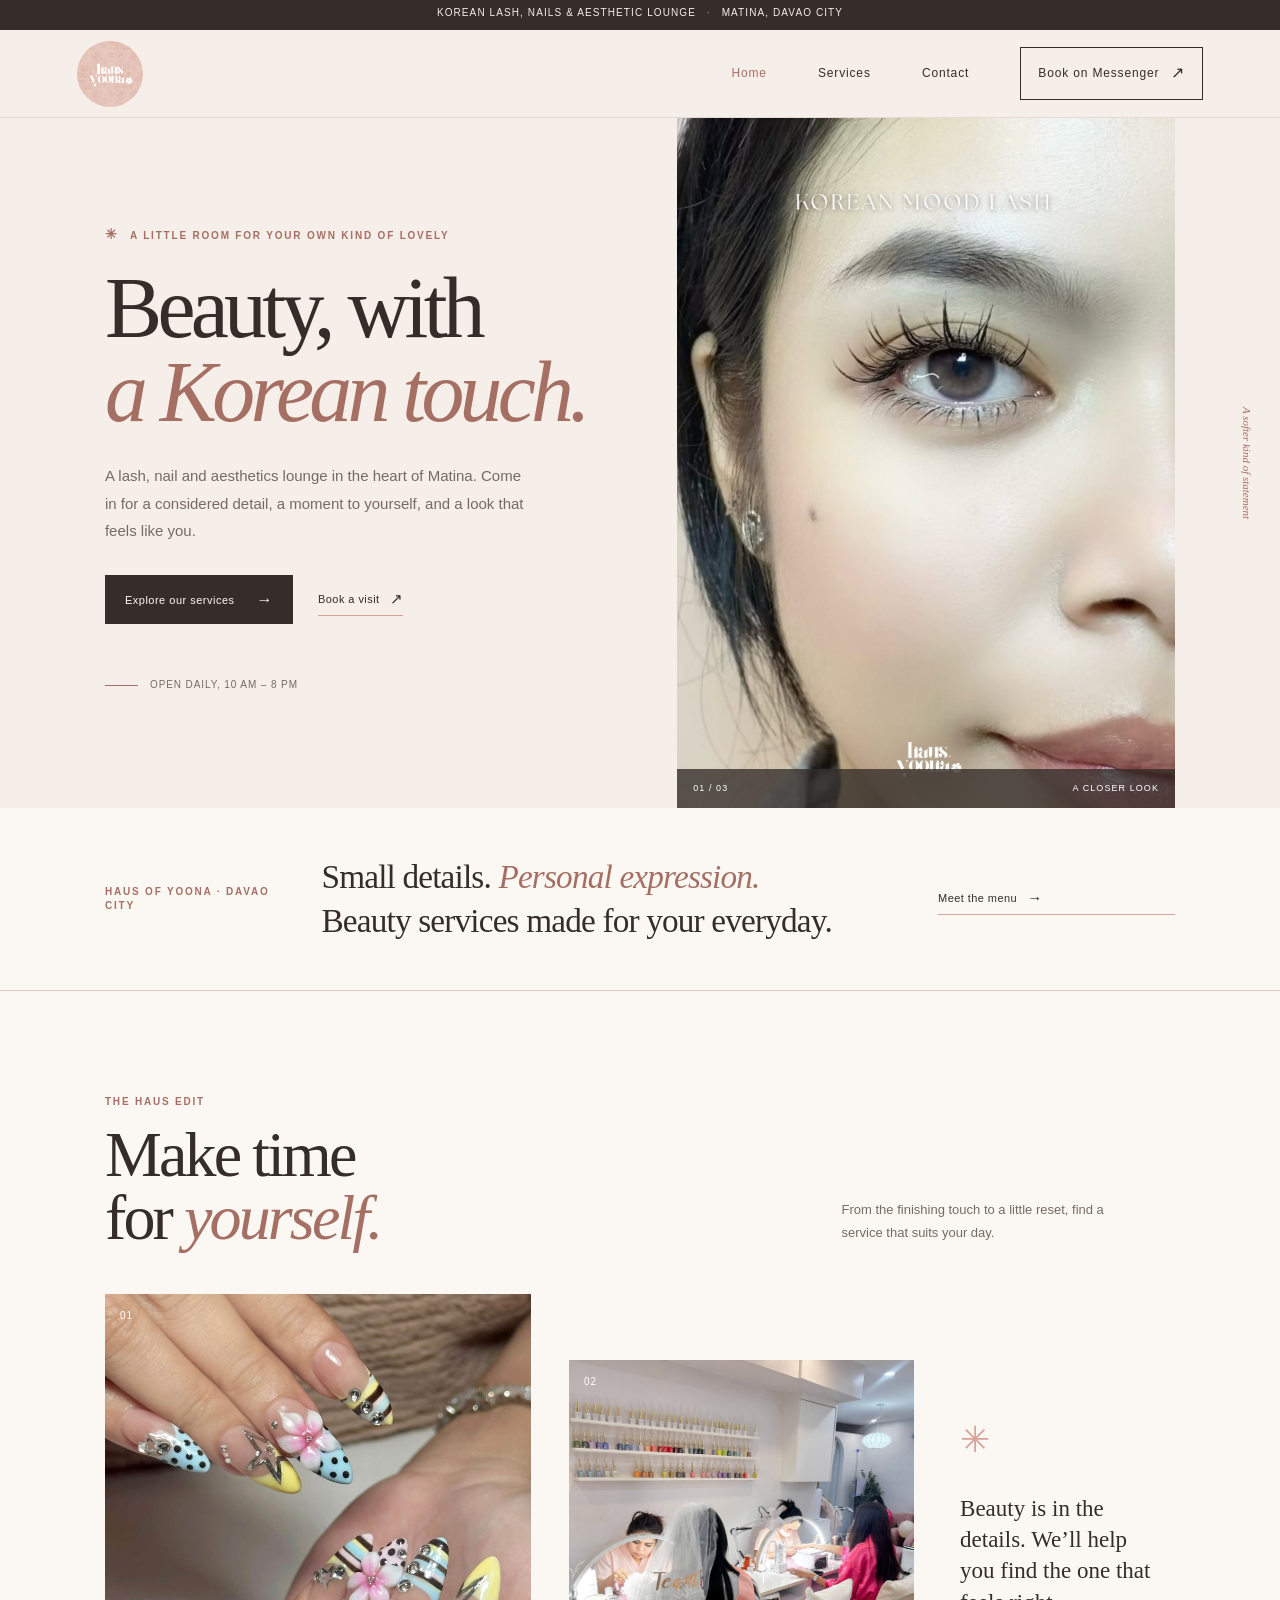
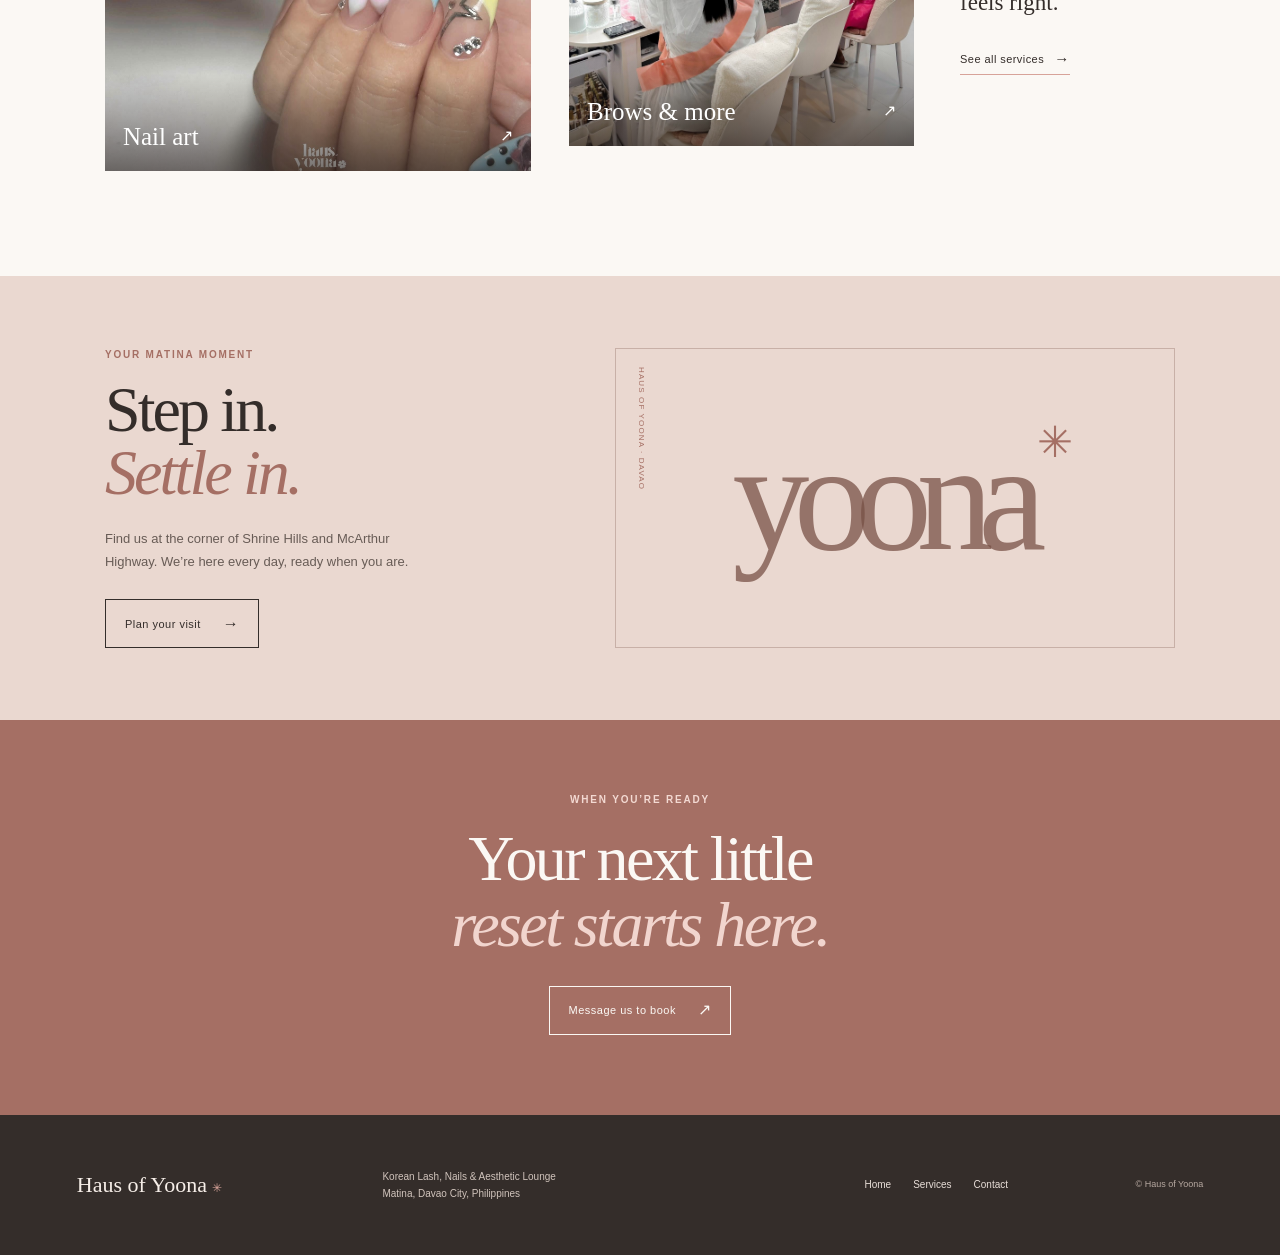
<file: index.html>
<!doctype html>
<html lang="en">
<head>
  <meta charset="utf-8">
  <meta name="viewport" content="width=device-width, initial-scale=1">
  <meta name="theme-color" content="#f6eee8">
  <meta name="description" content="Discover Haus of Yoona, a Korean lash, nails and aesthetic lounge in Matina, Davao City.">
  <title>Haus of Yoona — Korean Lash, Nails &amp; Aesthetic Lounge</title>
  <link rel="stylesheet" href="style.css">
  <script src="script.js" defer></script>
</head>
<body>
  <a class="skip-link" href="#main">Skip to content</a>
  <div class="topline">Korean Lash, Nails &amp; Aesthetic Lounge <span>·</span> Matina, Davao City</div>
  <header class="site-header">
    <a class="brand" href="index.html" aria-label="Haus of Yoona home">
      <img src="imgs/logo.jpg" alt="Haus of Yoona">
    </a>
    <button class="menu-toggle" type="button" aria-expanded="false" aria-controls="primary-navigation">
      <span class="menu-label">Menu</span><span class="menu-icon" aria-hidden="true"><i></i><i></i></span>
    </button>
    <nav class="primary-nav" id="primary-navigation" aria-label="Main navigation">
      <a href="index.html" aria-current="page">Home</a>
      <a href="services.html">Services</a>
      <a href="contact.html">Contact</a>
      <a class="nav-book" href="https://m.me/61573022639372" target="_blank" rel="noopener noreferrer">Book on Messenger <span aria-hidden="true">↗</span></a>
    </nav>
  </header>

  <main id="main">
    <section class="home-hero">
      <div class="hero-copy">
        <p class="eyebrow"><span class="eyebrow-mark">✳</span> A little room for your own kind of lovely</p>
        <h1>Beauty, with<br><em>a Korean touch.</em></h1>
        <p class="hero-intro">A lash, nail and aesthetics lounge in the heart of Matina. Come in for a considered detail, a moment to yourself, and a look that feels like you.</p>
        <div class="hero-actions">
          <a class="button button-dark" href="services.html">Explore our services <span aria-hidden="true">→</span></a>
          <a class="text-link" href="https://m.me/61573022639372" target="_blank" rel="noopener noreferrer">Book a visit <span aria-hidden="true">↗</span></a>
        </div>
        <div class="hero-footnote"><span class="rule"></span><span>Open daily, 10 am – 8 pm</span></div>
      </div>
      <figure class="hero-image">
        <img src="imgs/lashes-2.jpg" alt="A close-up look at Korean-inspired lashes">
        <figcaption><span>01 / 03</span><span>A closer look</span></figcaption>
      </figure>
      <span class="hero-side-note" aria-hidden="true">A softer kind of statement</span>
    </section>

    <section class="intro-band">
      <p class="eyebrow">HAUS OF YOONA · DAVAO CITY</p>
      <p class="intro-statement">Small details. <em>Personal expression.</em><br>Beauty services made for your everyday.</p>
      <a class="text-link" href="services.html">Meet the menu <span aria-hidden="true">→</span></a>
    </section>

    <section class="home-services section-wrap">
      <div class="section-heading">
        <div>
          <p class="eyebrow">THE HAUS EDIT</p>
          <h2>Make time<br>for <em>yourself.</em></h2>
        </div>
        <p class="section-note">From the finishing touch to a little reset, find a service that suits your day.</p>
      </div>
      <div class="service-highlights">
        <a class="highlight-card highlight-nails" href="services.html#nail-art">
          <img src="imgs/nails-1.jpg" alt="Playful nail art with colorful details" loading="lazy">
          <span class="highlight-number">01</span>
          <span class="highlight-title">Nail art <span aria-hidden="true">↗</span></span>
        </a>
        <a class="highlight-card highlight-brows" href="services.html#brows">
          <img src="imgs/studio-working.jpg" alt="A beauty professional at work in the lounge" loading="lazy">
          <span class="highlight-number">02</span>
          <span class="highlight-title">Brows &amp; more <span aria-hidden="true">↗</span></span>
        </a>
        <div class="highlight-aside">
          <span class="aside-flower" aria-hidden="true">✳</span>
          <p>Beauty is in the details. We’ll help you find the one that feels right.</p>
          <a class="text-link" href="services.html">See all services <span aria-hidden="true">→</span></a>
        </div>
      </div>
    </section>

    <section class="studio-note">
      <div class="studio-note-copy">
        <p class="eyebrow">YOUR MATINA MOMENT</p>
        <h2>Step in.<br><em>Settle in.</em></h2>
        <p>Find us at the corner of Shrine Hills and McArthur Highway. We’re here every day, ready when you are.</p>
        <a class="button button-outline" href="contact.html">Plan your visit <span aria-hidden="true">→</span></a>
      </div>
      <div class="studio-note-art" aria-hidden="true">
        <span class="studio-vertical">HAUS OF YOONA · DAVAO</span>
        <span class="studio-big-mark">yoona<span>✳</span></span>
      </div>
    </section>

    <section class="booking-strip">
      <p class="eyebrow">WHEN YOU’RE READY</p>
      <h2>Your next little<br><em>reset starts here.</em></h2>
      <a class="button button-light" href="https://m.me/61573022639372" target="_blank" rel="noopener noreferrer">Message us to book <span aria-hidden="true">↗</span></a>
    </section>
  </main>

  <footer class="site-footer">
    <a class="footer-brand" href="index.html">Haus of Yoona<span>✳</span></a>
    <p>Korean Lash, Nails &amp; Aesthetic Lounge<br>Matina, Davao City, Philippines</p>
    <nav class="footer-nav" aria-label="Footer navigation">
      <a href="index.html">Home</a><a href="services.html">Services</a><a href="contact.html">Contact</a>
    </nav>
    <span class="copyright">© Haus of Yoona</span>
  </footer>
</body>
</html>
</file>
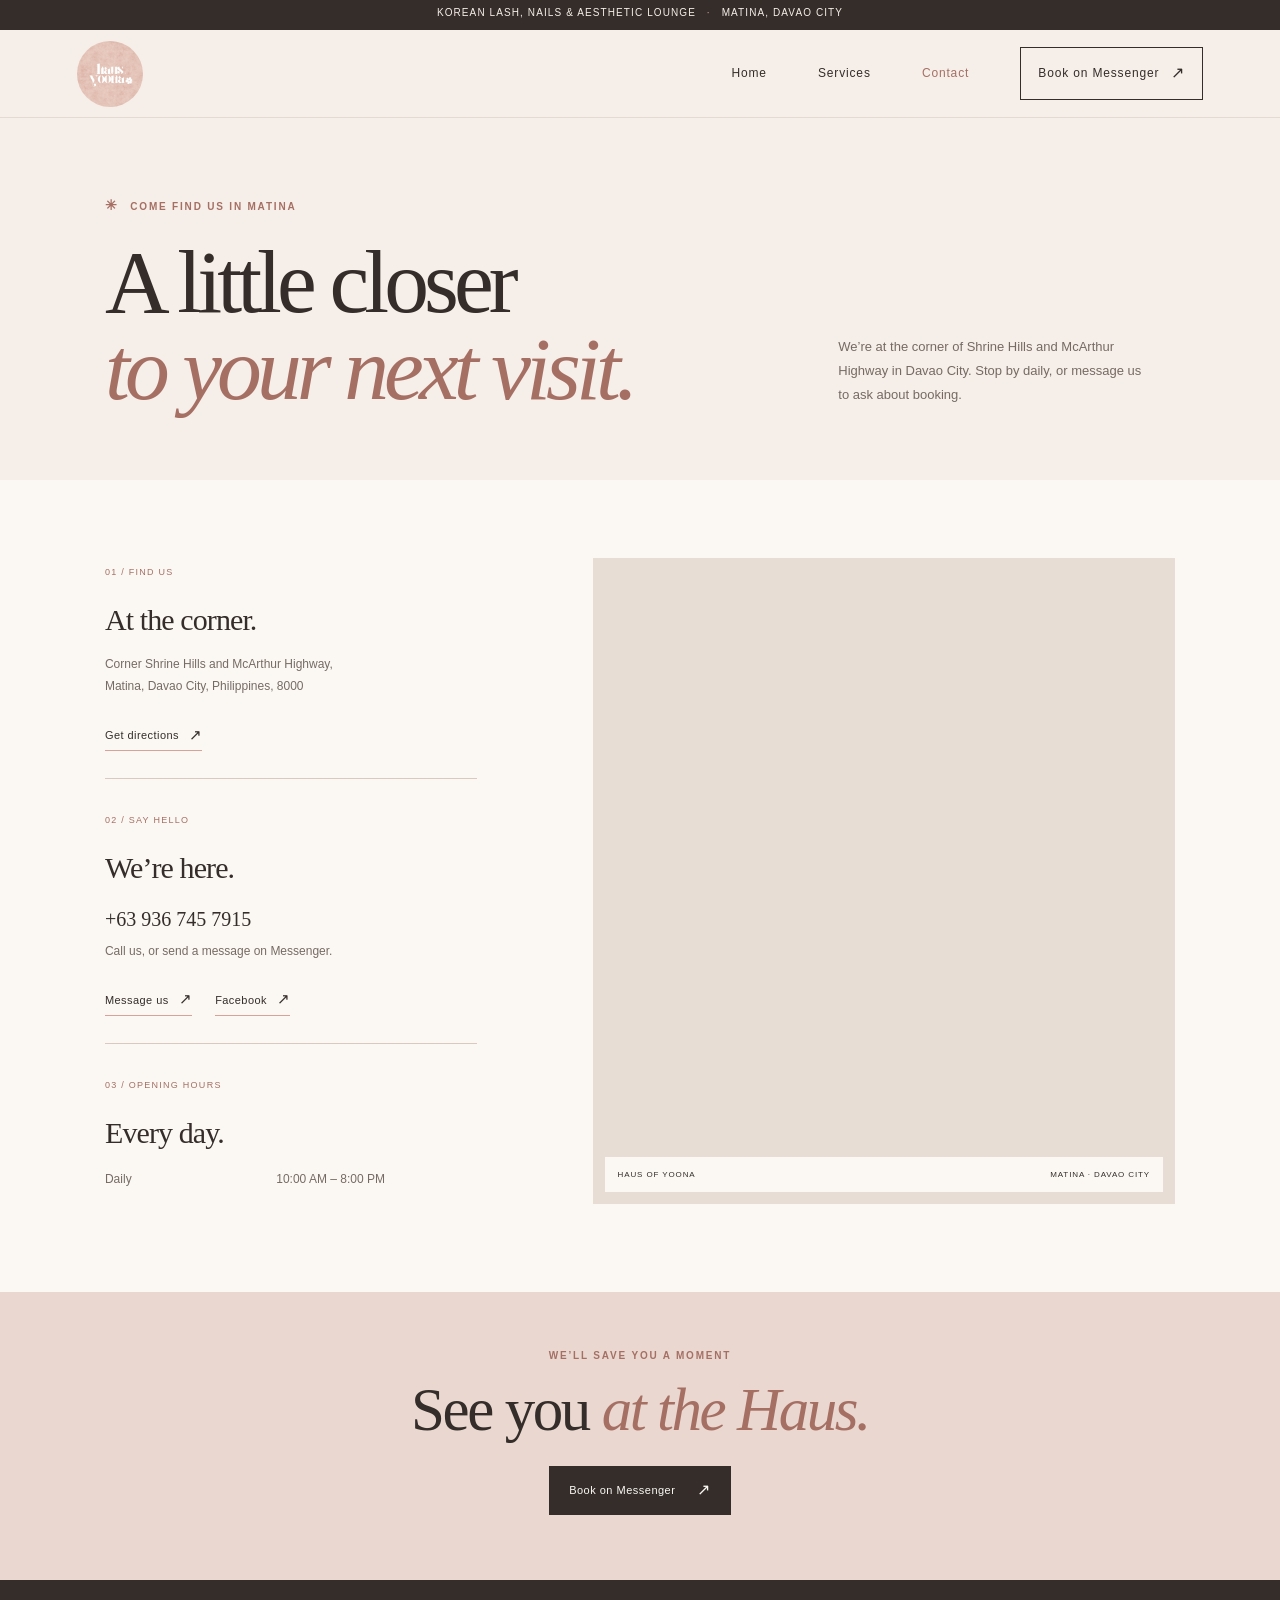
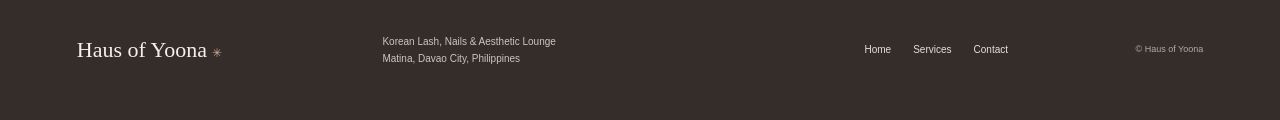
<file: contact.html>
<!doctype html>
<html lang="en">
<head>
  <meta charset="utf-8">
  <meta name="viewport" content="width=device-width, initial-scale=1">
  <meta name="theme-color" content="#f6eee8">
  <meta name="description" content="Visit Haus of Yoona at Shrine Hills and McArthur Highway, Matina, Davao City. Open daily from 10 AM to 8 PM.">
  <title>Visit &amp; Contact — Haus of Yoona</title>
  <link rel="stylesheet" href="style.css">
  <script src="script.js" defer></script>
</head>
<body>
  <a class="skip-link" href="#main">Skip to content</a>
  <div class="topline">Korean Lash, Nails &amp; Aesthetic Lounge <span>·</span> Matina, Davao City</div>
  <header class="site-header">
    <a class="brand" href="index.html" aria-label="Haus of Yoona home"><img src="imgs/logo.jpg" alt="Haus of Yoona"></a>
    <button class="menu-toggle" type="button" aria-expanded="false" aria-controls="primary-navigation">
      <span class="menu-label">Menu</span><span class="menu-icon" aria-hidden="true"><i></i><i></i></span>
    </button>
    <nav class="primary-nav" id="primary-navigation" aria-label="Main navigation">
      <a href="index.html">Home</a>
      <a href="services.html">Services</a>
      <a href="contact.html" aria-current="page">Contact</a>
      <a class="nav-book" href="https://m.me/61573022639372" target="_blank" rel="noopener noreferrer">Book on Messenger <span aria-hidden="true">↗</span></a>
    </nav>
  </header>

  <main id="main">
    <section class="contact-intro">
      <div>
        <p class="eyebrow"><span class="eyebrow-mark">✳</span> Come find us in Matina</p>
        <h1>A little closer<br><em>to your next visit.</em></h1>
      </div>
      <p>We’re at the corner of Shrine Hills and McArthur Highway in Davao City. Stop by daily, or message us to ask about booking.</p>
    </section>

    <section class="contact-layout section-wrap">
      <div class="contact-details">
        <article class="contact-block">
          <span class="contact-index">01 / FIND US</span>
          <h2>At the corner.</h2>
          <address>Corner Shrine Hills and McArthur Highway,<br>Matina, Davao City, Philippines, 8000</address>
          <a class="text-link" href="https://www.google.com/maps/dir/?api=1&amp;destination=Corner+Shrine+Hills+and+McArthur+Highway%2C+Matina%2C+Davao+City%2C+Philippines+8000" target="_blank" rel="noopener noreferrer">Get directions <span aria-hidden="true">↗</span></a>
        </article>
        <article class="contact-block">
          <span class="contact-index">02 / SAY HELLO</span>
          <h2>We’re here.</h2>
          <a class="contact-phone" href="tel:+639367457915">+63 936 745 7915</a>
          <p>Call us, or send a message on Messenger.</p>
          <div class="contact-links">
            <a class="text-link" href="https://m.me/61573022639372" target="_blank" rel="noopener noreferrer">Message us <span aria-hidden="true">↗</span></a>
            <a class="text-link" href="https://www.facebook.com/profile.php?id=61573022639372" target="_blank" rel="noopener noreferrer">Facebook <span aria-hidden="true">↗</span></a>
          </div>
        </article>
        <article class="contact-block hours-block">
          <span class="contact-index">03 / OPENING HOURS</span>
          <h2>Every day.</h2>
          <p>Daily <span>10:00 AM – 8:00 PM</span></p>
        </article>
      </div>
      <div class="map-frame">
        <iframe title="Map showing Haus of Yoona near Shrine Hills and McArthur Highway in Matina, Davao City" src="https://www.google.com/maps?q=Corner%20Shrine%20Hills%20and%20McArthur%20Highway%2C%20Matina%2C%20Davao%20City%2C%20Philippines%208000&amp;output=embed" loading="lazy" referrerpolicy="no-referrer-when-downgrade" allowfullscreen></iframe>
        <div class="map-caption"><span>HAUS OF YOONA</span><span>MATINA · DAVAO CITY</span></div>
      </div>
    </section>

    <section class="contact-callout">
      <p class="eyebrow">WE’LL SAVE YOU A MOMENT</p>
      <h2>See you <em>at the Haus.</em></h2>
      <a class="button button-dark" href="https://m.me/61573022639372" target="_blank" rel="noopener noreferrer">Book on Messenger <span aria-hidden="true">↗</span></a>
    </section>
  </main>

  <footer class="site-footer">
    <a class="footer-brand" href="index.html">Haus of Yoona<span>✳</span></a>
    <p>Korean Lash, Nails &amp; Aesthetic Lounge<br>Matina, Davao City, Philippines</p>
    <nav class="footer-nav" aria-label="Footer navigation"><a href="index.html">Home</a><a href="services.html">Services</a><a href="contact.html">Contact</a></nav>
    <span class="copyright">© Haus of Yoona</span>
  </footer>
</body>
</html>
</file>
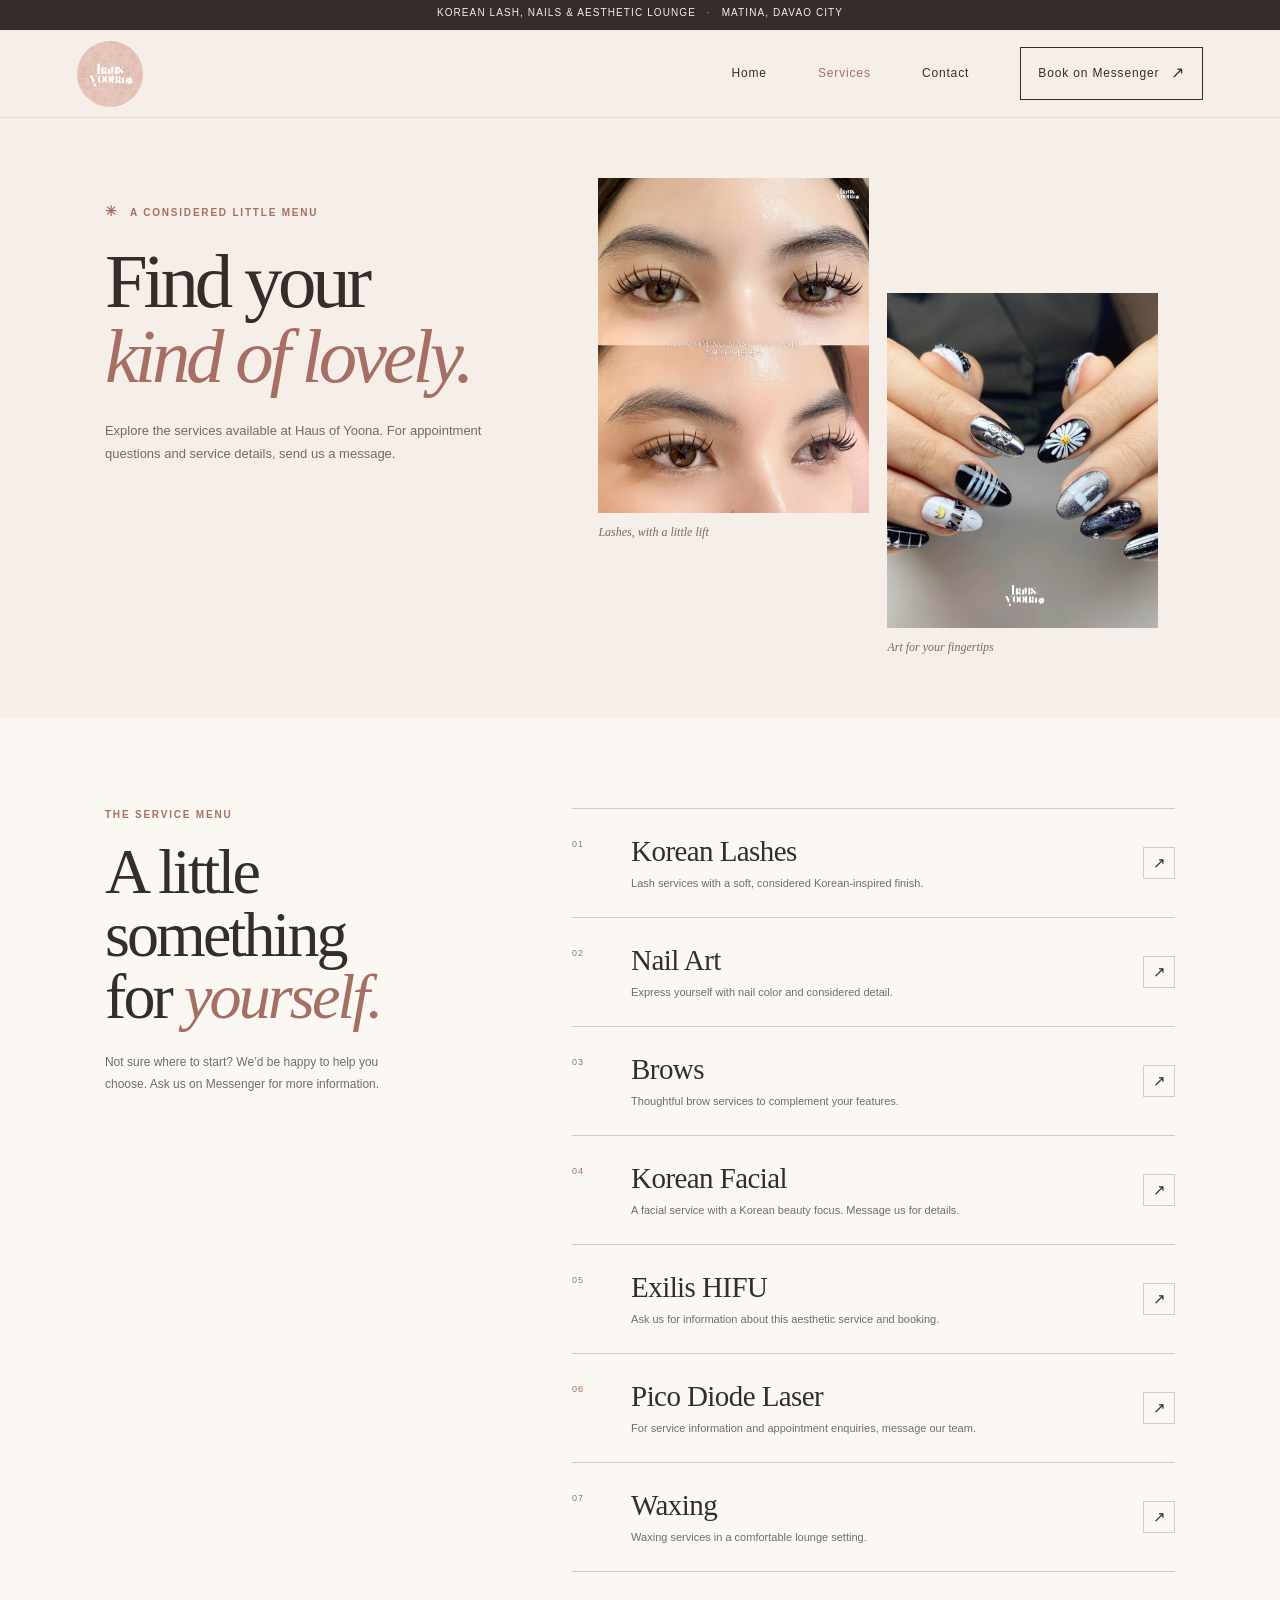
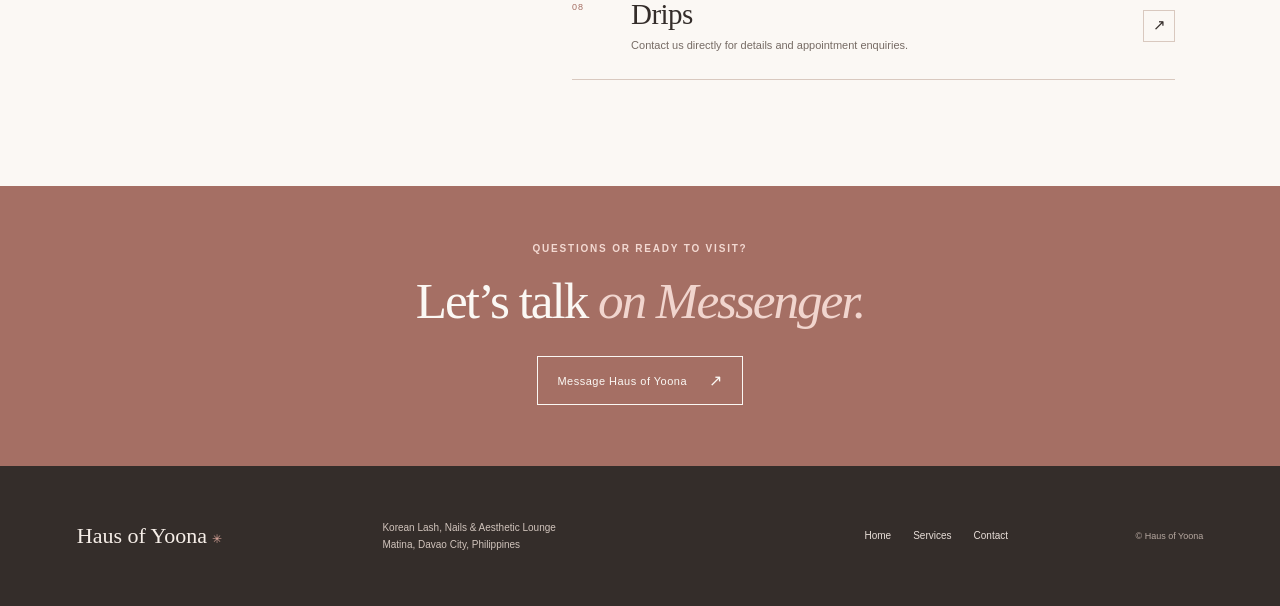
<file: services.html>
<!doctype html>
<html lang="en">
<head>
  <meta charset="utf-8">
  <meta name="viewport" content="width=device-width, initial-scale=1">
  <meta name="theme-color" content="#f6eee8">
  <meta name="description" content="Explore lash, nail, brow and aesthetic services at Haus of Yoona in Matina, Davao City.">
  <title>Services — Haus of Yoona</title>
  <link rel="stylesheet" href="style.css">
  <script src="script.js" defer></script>
</head>
<body>
  <a class="skip-link" href="#main">Skip to content</a>
  <div class="topline">Korean Lash, Nails &amp; Aesthetic Lounge <span>·</span> Matina, Davao City</div>
  <header class="site-header">
    <a class="brand" href="index.html" aria-label="Haus of Yoona home"><img src="imgs/logo.jpg" alt="Haus of Yoona"></a>
    <button class="menu-toggle" type="button" aria-expanded="false" aria-controls="primary-navigation">
      <span class="menu-label">Menu</span><span class="menu-icon" aria-hidden="true"><i></i><i></i></span>
    </button>
    <nav class="primary-nav" id="primary-navigation" aria-label="Main navigation">
      <a href="index.html">Home</a>
      <a href="services.html" aria-current="page">Services</a>
      <a href="contact.html">Contact</a>
      <a class="nav-book" href="https://m.me/61573022639372" target="_blank" rel="noopener noreferrer">Book on Messenger <span aria-hidden="true">↗</span></a>
    </nav>
  </header>

  <main id="main">
    <section class="page-intro services-intro">
      <p class="eyebrow"><span class="eyebrow-mark">✳</span> A considered little menu</p>
      <h1>Find your<br><em>kind of lovely.</em></h1>
      <p>Explore the services available at Haus of Yoona. For appointment questions and service details, send us a message.</p>
      <div class="menu-still-life">
        <figure><img src="imgs/lashes.jpg" alt="Korean-inspired lash styling" fetchpriority="high"><figcaption>Lashes, with a little lift</figcaption></figure>
        <figure><img src="imgs/nails-2.jpg" alt="Detailed nail art with floral designs" loading="lazy"><figcaption>Art for your fingertips</figcaption></figure>
      </div>
    </section>

    <section class="service-menu section-wrap" aria-labelledby="menu-heading">
      <div class="menu-heading">
        <p class="eyebrow">THE SERVICE MENU</p>
        <h2 id="menu-heading">A little something<br>for <em>yourself.</em></h2>
        <p>Not sure where to start? We’d be happy to help you choose. Ask us on Messenger for more information.</p>
      </div>
      <div class="service-list">
        <article class="service-row" id="korean-lashes">
          <span class="service-index">01</span><div><h3>Korean Lashes</h3><p>Lash services with a soft, considered Korean-inspired finish.</p></div><a href="https://m.me/61573022639372" target="_blank" rel="noopener noreferrer" aria-label="Ask about Korean Lashes">↗</a>
        </article>
        <article class="service-row" id="nail-art">
          <span class="service-index">02</span><div><h3>Nail Art</h3><p>Express yourself with nail color and considered detail.</p></div><a href="https://m.me/61573022639372" target="_blank" rel="noopener noreferrer" aria-label="Ask about Nail Art">↗</a>
        </article>
        <article class="service-row" id="brows">
          <span class="service-index">03</span><div><h3>Brows</h3><p>Thoughtful brow services to complement your features.</p></div><a href="https://m.me/61573022639372" target="_blank" rel="noopener noreferrer" aria-label="Ask about Brows">↗</a>
        </article>
        <article class="service-row" id="korean-facial">
          <span class="service-index">04</span><div><h3>Korean Facial</h3><p>A facial service with a Korean beauty focus. Message us for details.</p></div><a href="https://m.me/61573022639372" target="_blank" rel="noopener noreferrer" aria-label="Ask about Korean Facial">↗</a>
        </article>
        <article class="service-row" id="exilis-hifu">
          <span class="service-index">05</span><div><h3>Exilis HIFU</h3><p>Ask us for information about this aesthetic service and booking.</p></div><a href="https://m.me/61573022639372" target="_blank" rel="noopener noreferrer" aria-label="Ask about Exilis HIFU">↗</a>
        </article>
        <article class="service-row" id="pico-diode-laser">
          <span class="service-index">06</span><div><h3>Pico Diode Laser</h3><p>For service information and appointment enquiries, message our team.</p></div><a href="https://m.me/61573022639372" target="_blank" rel="noopener noreferrer" aria-label="Ask about Pico Diode Laser">↗</a>
        </article>
        <article class="service-row" id="waxing">
          <span class="service-index">07</span><div><h3>Waxing</h3><p>Waxing services in a comfortable lounge setting.</p></div><a href="https://m.me/61573022639372" target="_blank" rel="noopener noreferrer" aria-label="Ask about Waxing">↗</a>
        </article>
        <article class="service-row" id="drips">
          <span class="service-index">08</span><div><h3>Drips</h3><p>Contact us directly for details and appointment enquiries.</p></div><a href="https://m.me/61573022639372" target="_blank" rel="noopener noreferrer" aria-label="Ask about Drips">↗</a>
        </article>
      </div>
    </section>

    <section class="booking-strip booking-strip-compact">
      <p class="eyebrow">QUESTIONS OR READY TO VISIT?</p>
      <h2>Let’s talk <em>on Messenger.</em></h2>
      <a class="button button-light" href="https://m.me/61573022639372" target="_blank" rel="noopener noreferrer">Message Haus of Yoona <span aria-hidden="true">↗</span></a>
    </section>
  </main>

  <footer class="site-footer">
    <a class="footer-brand" href="index.html">Haus of Yoona<span>✳</span></a>
    <p>Korean Lash, Nails &amp; Aesthetic Lounge<br>Matina, Davao City, Philippines</p>
    <nav class="footer-nav" aria-label="Footer navigation"><a href="index.html">Home</a><a href="services.html">Services</a><a href="contact.html">Contact</a></nav>
    <span class="copyright">© Haus of Yoona</span>
  </footer>
</body>
</html>
</file>
<file: style.css>
@charset "UTF-8";

:root {
  color-scheme: light;
  --paper: #f6eee8;
  --paper-light: #fbf8f4;
  --rose: #d7a399;
  --rose-deep: #a56f64;
  --ink: #342d2a;
  --muted: #766b64;
  --line: #d9c9bf;
  --serif: "Iowan Old Style", "Baskerville", "Palatino Linotype", "Book Antiqua", Georgia, serif;
  --sans: "Avenir Next", Avenir, "Segoe UI", sans-serif;
}

* { box-sizing: border-box; }
html { scroll-behavior: smooth; }
body { margin: 0; background: var(--paper-light); color: var(--ink); font-family: var(--sans); font-size: 15px; line-height: 1.65; -webkit-font-smoothing: antialiased; }
img { display: block; max-width: 100%; }
a { color: inherit; }
button { font: inherit; }
.skip-link { position: absolute; z-index: 20; top: -50px; left: 16px; padding: 10px 16px; background: var(--ink); color: white; }
.skip-link:focus { top: 12px; }
.topline { min-height: 30px; padding: 5px 20px; background: var(--ink); color: #f6eee8; text-align: center; font-size: 10px; letter-spacing: .11em; text-transform: uppercase; }
.topline span { padding: 0 7px; color: var(--rose); }
.site-header { position: relative; z-index: 5; display: flex; align-items: center; justify-content: space-between; min-height: 88px; padding: 0 clamp(22px, 6vw, 90px); background: var(--paper); border-bottom: 1px solid rgba(95, 74, 65, .12); }
.brand { display: block; width: 66px; height: 66px; overflow: hidden; border-radius: 50%; background: #d99f96; }
.brand img { width: 100%; height: 100%; object-fit: cover; }
.primary-nav { display: flex; align-items: center; gap: clamp(24px, 4vw, 56px); }
.primary-nav a, .footer-nav a { text-decoration: none; }
.primary-nav a { font-size: 12px; letter-spacing: .07em; }
.primary-nav a[aria-current="page"] { color: var(--rose-deep); }
.primary-nav .nav-book { display: inline-flex; align-items: center; gap: 12px; padding: 12px 17px; border: 1px solid var(--ink); }
.nav-book span { font-size: 16px; }
.menu-toggle { display: none; }
.home-hero { position: relative; display: grid; grid-template-columns: minmax(0, 1fr) minmax(360px, .87fr); align-items: stretch; min-height: min(690px, calc(100svh - 118px)); padding: 0 clamp(28px, 8.2vw, 128px); background: var(--paper); overflow: hidden; }
.hero-copy { align-self: center; max-width: 580px; padding: 65px 40px 72px 0; }
.eyebrow { margin: 0 0 22px; color: var(--rose-deep); font-size: 10px; font-weight: 600; letter-spacing: .18em; line-height: 1.4; text-transform: uppercase; }
.eyebrow-mark { display: inline-block; margin-right: 7px; font-size: 14px; }
h1, h2, h3, p, figure { margin-top: 0; }
h1, h2, h3 { font-family: var(--serif); font-weight: 400; }
.home-hero h1, .page-intro h1, .contact-intro h1 { margin: 0; font-size: clamp(53px, 6.7vw, 93px); line-height: .98; letter-spacing: -.055em; }
h1 em, h2 em { color: var(--rose-deep); font-weight: 400; }
.hero-intro { max-width: 430px; margin: 27px 0 0; color: var(--muted); font-size: 15px; line-height: 1.85; }
.hero-actions { display: flex; flex-wrap: wrap; align-items: center; gap: 25px; margin-top: 30px; }
.button { display: inline-flex; min-height: 49px; align-items: center; justify-content: center; gap: 22px; padding: 0 19px; text-decoration: none; font-size: 11px; letter-spacing: .045em; transition: background .2s ease, color .2s ease, border-color .2s ease; }
.button span { font-size: 16px; }
.button-dark { background: var(--ink); color: var(--paper-light); border: 1px solid var(--ink); }
.button-dark:hover { background: var(--rose-deep); border-color: var(--rose-deep); }
.text-link { display: inline-flex; align-items: center; gap: 10px; padding: 3px 0; text-decoration: none; border-bottom: 1px solid var(--rose); font-size: 11px; letter-spacing: .04em; }
.text-link span { font-size: 15px; transition: transform .2s ease; }
.text-link:hover span { transform: translateX(3px); }
.hero-footnote { display: flex; align-items: center; gap: 12px; margin-top: 53px; color: var(--muted); font-size: 10px; letter-spacing: .09em; text-transform: uppercase; }
.rule { width: 33px; height: 1px; background: var(--rose-deep); }
.hero-image { position: relative; align-self: stretch; min-height: 450px; margin: 0; overflow: hidden; }
.hero-image img { width: 100%; height: 100%; min-height: 450px; object-fit: cover; object-position: center 44%; }
.hero-image figcaption { position: absolute; right: 0; bottom: 0; left: 0; display: flex; justify-content: space-between; padding: 12px 16px; background: rgba(52, 45, 42, .78); color: white; font-size: 9px; letter-spacing: .12em; text-transform: uppercase; }
.hero-side-note { position: absolute; right: 24px; top: 50%; color: var(--rose-deep); font-family: var(--serif); font-size: 11px; font-style: italic; writing-mode: vertical-rl; transform: translateY(-50%); }
.intro-band { display: grid; grid-template-columns: .65fr 2fr .8fr; align-items: center; gap: 24px; padding: 47px clamp(28px, 8.2vw, 128px); border-bottom: 1px solid var(--line); }
.intro-band .eyebrow { margin: 0; }
.intro-statement { margin: 0; font-family: var(--serif); font-size: clamp(22px, 2.6vw, 34px); letter-spacing: -.025em; line-height: 1.32; }
.intro-statement em { color: var(--rose-deep); }
.section-wrap { padding-right: clamp(28px, 8.2vw, 128px); padding-left: clamp(28px, 8.2vw, 128px); }
.home-services { padding-top: 104px; padding-bottom: 105px; }
.section-heading { display: flex; align-items: end; justify-content: space-between; margin-bottom: 45px; }
.section-heading .eyebrow { margin-bottom: 15px; }
.section-heading h2, .studio-note h2, .menu-heading h2 { margin: 0; font-size: clamp(43px, 5vw, 68px); line-height: .98; letter-spacing: -.045em; }
.section-note { width: min(280px, 34%); margin: 0 5% 5px 0; color: var(--muted); font-size: 13px; line-height: 1.8; }
.service-highlights { display: grid; grid-template-columns: 1.05fr .85fr .55fr; align-items: start; gap: clamp(18px, 3vw, 42px); }
.highlight-card { position: relative; display: block; color: white; text-decoration: none; overflow: hidden; background: #d5c3ba; }
.highlight-card img { width: 100%; aspect-ratio: 1 / 1.12; object-fit: cover; transition: transform .45s ease; }
.highlight-card:hover img { transform: scale(1.035); }
.highlight-brows { margin-top: 66px; }
.highlight-brows img { aspect-ratio: 1 / 1.12; object-position: center 55%; }
.highlight-number { position: absolute; top: 14px; left: 15px; font-size: 10px; letter-spacing: .1em; }
.highlight-title { position: absolute; right: 0; bottom: 0; left: 0; display: flex; justify-content: space-between; align-items: center; padding: 42px 18px 14px; background: linear-gradient(transparent, rgba(33, 25, 22, .62)); font-family: var(--serif); font-size: 25px; }
.highlight-title span { font-family: var(--sans); font-size: 16px; }
.highlight-aside { align-self: center; padding: 20px 0 0 8px; }
.aside-flower { display: block; margin-bottom: 24px; color: var(--rose); font-size: 36px; }
.highlight-aside p { max-width: 200px; margin-bottom: 26px; font-family: var(--serif); font-size: 23px; line-height: 1.35; }
.studio-note { display: grid; grid-template-columns: 1fr 1.1fr; min-height: 390px; padding: 72px clamp(28px, 8.2vw, 128px); background: #ead8d0; }
.studio-note-copy { align-self: center; max-width: 420px; }
.studio-note-copy .eyebrow { margin-bottom: 17px; }
.studio-note h2 { font-size: clamp(46px, 5vw, 66px); }
.studio-note-copy > p:not(.eyebrow) { max-width: 335px; margin: 22px 0 26px; color: #685c56; font-size: 13px; line-height: 1.8; }
.button-outline { border: 1px solid var(--ink); color: var(--ink); }
.button-outline:hover { background: var(--ink); color: white; }
.studio-note-art { position: relative; display: flex; align-items: center; justify-content: center; overflow: hidden; min-height: 260px; border: 1px solid rgba(120, 83, 73, .3); }
.studio-vertical { position: absolute; left: 19px; top: 18px; color: var(--rose-deep); font-size: 8px; letter-spacing: .14em; writing-mode: vertical-rl; }
.studio-big-mark { color: rgba(119, 79, 69, .74); font-family: var(--serif); font-size: clamp(70px, 12vw, 170px); letter-spacing: -.1em; line-height: 1; }
.studio-big-mark span { display: inline-block; margin-left: .13em; color: var(--rose-deep); font-family: var(--sans); font-size: .28em; vertical-align: top; }
.booking-strip { padding: 73px 24px 80px; background: var(--rose-deep); color: var(--paper-light); text-align: center; }
.booking-strip .eyebrow { margin-bottom: 19px; color: #f3d9d2; }
.booking-strip h2 { margin: 0 0 29px; font-size: clamp(40px, 5vw, 65px); line-height: 1.02; letter-spacing: -.04em; }
.booking-strip h2 em { color: #f1d5ce; }
.button-light { border: 1px solid var(--paper-light); color: var(--paper-light); }
.button-light:hover { background: var(--paper-light); color: var(--ink); }
.booking-strip-compact { padding: 56px 24px 61px; }
.booking-strip-compact h2 { font-size: clamp(36px, 4vw, 52px); }
.site-footer { display: grid; grid-template-columns: 1.2fr 1.5fr 1.5fr auto; align-items: center; gap: 22px; min-height: 140px; padding: 28px clamp(24px, 6vw, 90px); background: var(--ink); color: var(--paper); }
.footer-brand { font-family: var(--serif); font-size: 22px; text-decoration: none; white-space: nowrap; }
.footer-brand span { margin-left: 5px; color: var(--rose); font-family: var(--sans); font-size: 12px; }
.site-footer p { margin: 0; color: #d1c4bc; font-size: 10px; line-height: 1.7; }
.footer-nav { display: flex; justify-content: center; gap: 22px; }
.footer-nav a { color: #e8ded8; font-size: 10px; }
.copyright { color: #b6a8a0; font-size: 9px; white-space: nowrap; }

.page-intro { position: relative; min-height: 600px; padding: 84px clamp(28px, 8.2vw, 128px) 65px; background: var(--paper); overflow: hidden; }
.page-intro h1 { position: relative; z-index: 1; max-width: 39%; font-size: clamp(58px, 6vw, 82px); }
.page-intro > p:not(.eyebrow) { position: relative; z-index: 1; max-width: 39%; margin: 25px 0 0; color: var(--muted); font-size: 13px; line-height: 1.8; }
.menu-still-life { position: absolute; top: 60px; right: clamp(28px, 9.5vw, 146px); display: flex; align-items: start; gap: 18px; width: min(48%, 560px); }
.menu-still-life figure { width: 53%; margin: 0; }
.menu-still-life figure + figure { margin-top: 115px; }
.menu-still-life img { width: 100%; aspect-ratio: .81; object-fit: cover; }
.menu-still-life figcaption { padding-top: 10px; color: var(--muted); font-family: var(--serif); font-size: 12px; font-style: italic; }
.service-menu { display: grid; grid-template-columns: .72fr 1.28fr; gap: clamp(48px, 10vw, 150px); padding-top: 90px; padding-bottom: 106px; }
.menu-heading { position: sticky; top: 35px; align-self: start; }
.menu-heading .eyebrow { margin-bottom: 19px; }
.menu-heading h2 { font-size: clamp(43px, 5vw, 66px); }
.menu-heading > p:not(.eyebrow) { max-width: 280px; margin-top: 23px; color: var(--muted); font-size: 12px; line-height: 1.8; }
.service-row { display: grid; grid-template-columns: 45px 1fr 32px; align-items: center; gap: 14px; min-height: 109px; padding: 19px 0; border-top: 1px solid var(--line); scroll-margin-top: 30px; }
.service-row:last-child { border-bottom: 1px solid var(--line); }
.service-index { align-self: start; padding-top: 9px; color: var(--rose-deep); font-size: 9px; letter-spacing: .09em; }
.service-row h3 { margin: 0; font-size: clamp(22px, 2.5vw, 29px); line-height: 1.2; letter-spacing: -.02em; }
.service-row p { margin: 5px 0 0; color: var(--muted); font-size: 11px; line-height: 1.65; }
.service-row > a { display: grid; width: 32px; height: 32px; place-items: center; border: 1px solid var(--line); text-decoration: none; font-size: 15px; transition: background .2s ease, color .2s ease; }
.service-row > a:hover { background: var(--ink); color: white; }

.contact-intro { display: flex; align-items: end; justify-content: space-between; gap: 40px; padding: 78px clamp(28px, 8.2vw, 128px) 67px; background: var(--paper); }
.contact-intro h1 { font-size: clamp(55px, 7vw, 91px); }
.contact-intro > p { max-width: 310px; margin: 0 2.5% 6px 0; color: var(--muted); font-size: 13px; line-height: 1.85; }
.contact-layout { display: grid; grid-template-columns: .78fr 1.22fr; gap: clamp(45px, 9vw, 128px); padding-top: 78px; padding-bottom: 88px; }
.contact-details { display: flex; flex-direction: column; }
.contact-block { padding: 0 0 27px; margin-bottom: 27px; border-bottom: 1px solid var(--line); }
.contact-index { color: var(--rose-deep); font-size: 9px; letter-spacing: .14em; }
.contact-block h2 { margin: 12px 0 10px; font-size: 30px; letter-spacing: -.03em; }
.contact-block address, .contact-block > p { margin: 0 0 13px; color: var(--muted); font-size: 12px; font-style: normal; line-height: 1.8; }
.contact-block .text-link { margin-top: 9px; }
.contact-phone { display: inline-block; margin-bottom: 5px; font-family: var(--serif); font-size: 20px; text-decoration: none; }
.contact-links { display: flex; gap: 23px; }
.hours-block { margin: 0; padding: 0; border: 0; }
.hours-block > p { display: flex; justify-content: space-between; max-width: 280px; margin-top: 12px; }
.map-frame { position: relative; min-height: 540px; background: #e7ddd4; }
.map-frame iframe { position: absolute; inset: 0; width: 100%; height: 100%; border: 0; filter: grayscale(1) contrast(.9) sepia(.12); }
.map-caption { position: absolute; right: 12px; bottom: 12px; left: 12px; display: flex; justify-content: space-between; padding: 11px 13px; background: var(--paper-light); color: var(--ink); font-size: 8px; letter-spacing: .11em; }
.contact-callout { padding: 57px 22px 65px; background: #ead8d0; text-align: center; }
.contact-callout .eyebrow { margin-bottom: 13px; }
.contact-callout h2 { margin: 0 0 23px; font-size: clamp(40px, 5vw, 61px); line-height: 1.1; letter-spacing: -.04em; }

@media (min-width: 1500px) {
  .home-hero, .intro-band, .section-wrap, .studio-note, .page-intro, .contact-intro { padding-right: max(128px, calc((100vw - 1300px) / 2)); padding-left: max(128px, calc((100vw - 1300px) / 2)); }
}

@media (max-width: 900px) {
  .site-header { min-height: 76px; padding: 0 28px; }
  .brand { width: 58px; height: 58px; }
  .home-hero { grid-template-columns: 1fr .8fr; padding: 0 45px; }
  .hero-copy { padding-right: 25px; }
  .home-hero h1 { font-size: clamp(50px, 7.5vw, 72px); }
  .hero-side-note { display: none; }
  .hero-image, .hero-image img { min-height: 510px; }
  .intro-band { grid-template-columns: .7fr 1.6fr; }
  .intro-band .text-link { grid-column: 2; justify-self: start; }
  .service-highlights { grid-template-columns: 1fr 1fr; }
  .highlight-aside { grid-column: 1 / -1; display: flex; align-items: center; gap: 20px; padding: 22px 0 0; }
  .highlight-aside p { max-width: 290px; margin: 0 auto 0 0; }
  .aside-flower { margin: 0; }
  .service-menu { grid-template-columns: .68fr 1.32fr; gap: 48px; }
  .contact-layout { grid-template-columns: .88fr 1.12fr; gap: 45px; }
  .map-frame { min-height: 500px; }
  .site-footer { grid-template-columns: 1.1fr 1.5fr 1.5fr; }
  .copyright { grid-column: 3; justify-self: end; }
}

@media (max-width: 640px) {
  .topline { min-height: 28px; padding: 5px 8px; font-size: 8px; letter-spacing: .08em; }
  .site-header { min-height: 70px; padding: 0 20px; }
  .brand { width: 52px; height: 52px; }
  .menu-toggle { display: flex; align-items: center; gap: 10px; padding: 10px 0 10px 10px; border: 0; background: transparent; color: var(--ink); cursor: pointer; }
  .menu-label { font-size: 10px; letter-spacing: .1em; text-transform: uppercase; }
  .menu-icon { display: flex; width: 22px; flex-direction: column; gap: 5px; }
  .menu-icon i { display: block; width: 100%; height: 1px; background: var(--ink); transition: transform .2s ease; }
  .menu-toggle[aria-expanded="true"] .menu-icon i:first-child { transform: translateY(3px) rotate(45deg); }
  .menu-toggle[aria-expanded="true"] .menu-icon i:last-child { transform: translateY(-3px) rotate(-45deg); }
  .primary-nav { position: absolute; top: 100%; right: 0; left: 0; display: none; align-items: stretch; gap: 0; padding: 7px 20px 17px; background: var(--paper); border-bottom: 1px solid var(--line); }
  .primary-nav.is-open { display: flex; flex-direction: column; }
  .primary-nav a { padding: 13px 3px; border-bottom: 1px solid rgba(95, 74, 65, .11); font-size: 12px; }
  .primary-nav .nav-book { justify-content: space-between; margin-top: 12px; padding: 12px 13px; border: 1px solid var(--ink); }
  .home-hero { display: flex; flex-direction: column; padding: 0 20px 24px; }
  .hero-copy { width: 100%; padding: 41px 0 27px; }
  .eyebrow { margin-bottom: 17px; font-size: 9px; }
  .home-hero h1 { font-size: clamp(54px, 14vw, 76px); }
  .hero-intro { max-width: 390px; margin-top: 19px; font-size: 13px; line-height: 1.75; }
  .hero-actions { gap: 18px; margin-top: 22px; }
  .button { min-height: 47px; }
  .hero-footnote { margin-top: 26px; font-size: 9px; }
  .hero-image { width: 100%; min-height: 0; height: min(106vw, 470px); }
  .hero-image img { min-height: 0; height: 100%; object-position: center 43%; }
  .intro-band { grid-template-columns: 1fr; gap: 13px; padding: 28px 22px 32px; }
  .intro-band .eyebrow { margin: 0; }
  .intro-statement { font-size: 25px; }
  .intro-band .text-link { grid-column: auto; }
  .section-wrap { padding-right: 22px; padding-left: 22px; }
  .home-services { padding-top: 65px; padding-bottom: 68px; }
  .section-heading { display: block; margin-bottom: 26px; }
  .section-heading h2, .studio-note h2 { font-size: 51px; }
  .section-note { width: auto; max-width: 300px; margin: 18px 0 0; font-size: 12px; }
  .service-highlights { grid-template-columns: 1fr 1fr; gap: 12px; }
  .highlight-card img { aspect-ratio: .76; }
  .highlight-brows { margin-top: 36px; }
  .highlight-brows img { aspect-ratio: .76; }
  .highlight-number { top: 10px; left: 10px; font-size: 9px; }
  .highlight-title { padding: 34px 11px 10px; font-size: 19px; }
  .highlight-aside { display: grid; grid-template-columns: 26px 1fr; gap: 8px 12px; padding-top: 20px; }
  .aside-flower { grid-row: span 2; align-self: start; font-size: 25px; }
  .highlight-aside p { margin: 0; font-size: 20px; }
  .highlight-aside .text-link { justify-self: start; }
  .studio-note { grid-template-columns: 1fr; gap: 27px; padding: 54px 22px 28px; }
  .studio-note-copy > p:not(.eyebrow) { font-size: 12px; }
  .studio-note-art { min-height: 175px; }
  .studio-big-mark { font-size: clamp(76px, 23vw, 120px); }
  .booking-strip { padding: 54px 20px 59px; }
  .booking-strip h2 { font-size: 45px; }
  .site-footer { grid-template-columns: 1fr 1fr; gap: 18px 12px; padding: 27px 22px; }
  .footer-brand { font-size: 19px; }
  .site-footer p { grid-column: 1 / -1; grid-row: 2; }
  .footer-nav { grid-column: 1 / -1; grid-row: 3; justify-content: flex-start; gap: 20px; }
  .copyright { grid-column: 2; grid-row: 1; justify-self: end; align-self: center; font-size: 8px; }

  .page-intro { min-height: 0; padding: 51px 22px 34px; }
  .page-intro h1 { max-width: none; font-size: clamp(56px, 15vw, 78px); }
  .page-intro > p:not(.eyebrow) { max-width: 330px; margin-top: 17px; font-size: 12px; }
  .menu-still-life { position: static; width: 100%; gap: 12px; margin-top: 29px; }
  .menu-still-life figure { width: 55%; }
  .menu-still-life figure + figure { width: 45%; margin-top: 37px; }
  .menu-still-life img { aspect-ratio: .87; }
  .menu-still-life figcaption { font-size: 11px; }
  .service-menu { display: block; padding-top: 56px; padding-bottom: 65px; }
  .menu-heading { position: static; margin-bottom: 30px; }
  .menu-heading h2 { font-size: 48px; }
  .menu-heading > p:not(.eyebrow) { margin-top: 15px; }
  .service-row { grid-template-columns: 31px 1fr 30px; gap: 9px; min-height: 99px; padding: 17px 0; }
  .service-row h3 { font-size: 23px; }
  .service-row p { max-width: 290px; font-size: 10px; }
  .service-row > a { width: 29px; height: 29px; }
  .booking-strip-compact { padding: 47px 18px 51px; }
  .booking-strip-compact h2 { font-size: 38px; }

  .contact-intro { display: block; padding: 51px 22px 37px; }
  .contact-intro h1 { font-size: clamp(53px, 14vw, 73px); }
  .contact-intro > p { max-width: 340px; margin: 19px 0 0; font-size: 12px; }
  .contact-layout { display: flex; flex-direction: column; gap: 33px; padding-top: 43px; padding-bottom: 55px; }
  .contact-block { padding-bottom: 21px; margin-bottom: 21px; }
  .contact-block h2 { margin-top: 9px; font-size: 27px; }
  .hours-block { margin-bottom: 0; }
  .map-frame { min-height: 360px; }
  .map-caption { font-size: 7px; }
  .contact-callout { padding: 46px 18px 51px; }
  .contact-callout h2 { font-size: 43px; }
}

@media (prefers-reduced-motion: reduce) {
  *, *::before, *::after { scroll-behavior: auto !important; transition-duration: .01ms !important; animation-duration: .01ms !important; }
}
</file>
